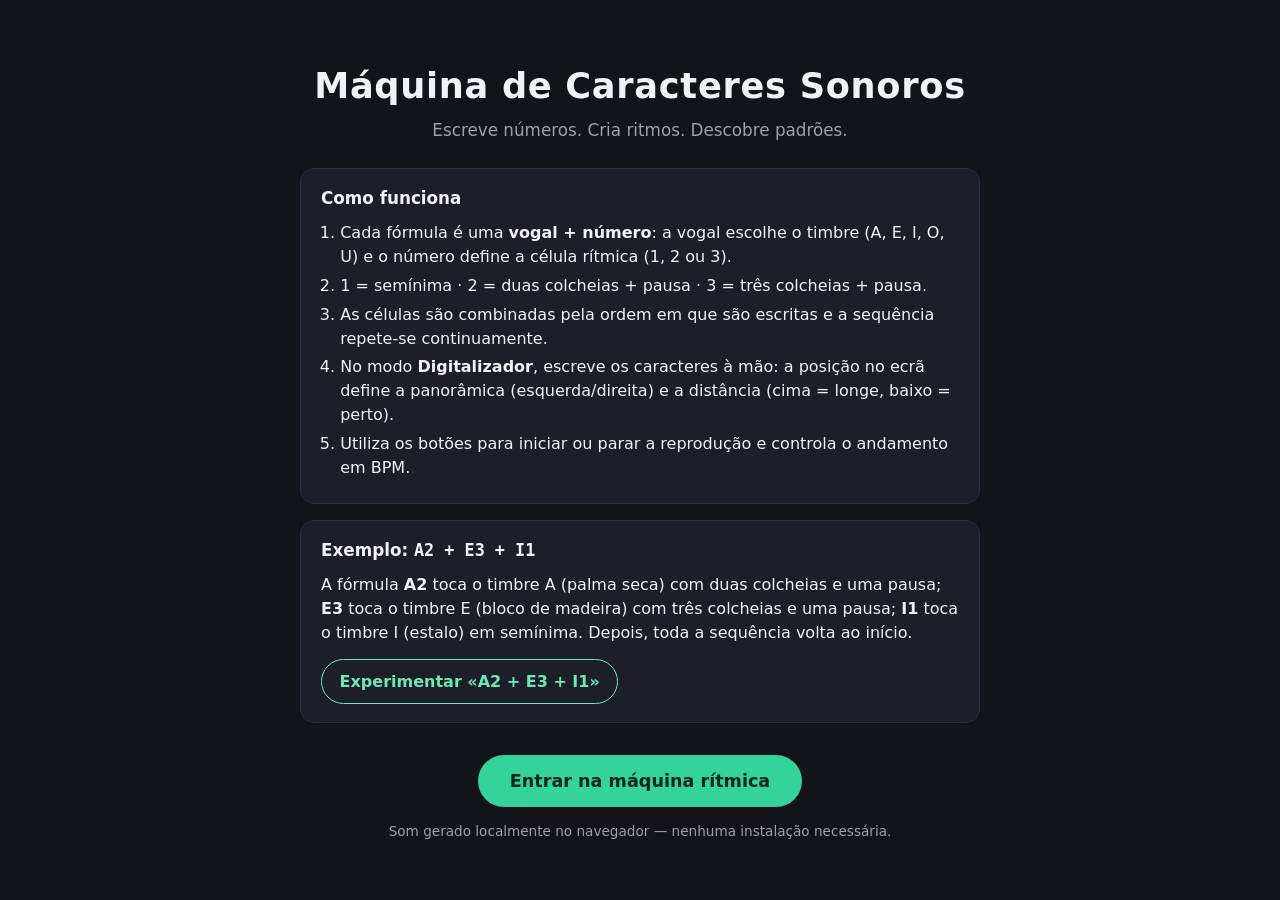
<file: index.html>
<!DOCTYPE html>
<html lang="pt-PT">
<head>
<meta charset="utf-8">
<meta name="viewport" content="width=device-width, initial-scale=1, viewport-fit=cover">
<title>Máquina de Caracteres Sonoros</title>
<meta name="description" content="Escreve números. Cria ritmos. Descobre padrões.">
<link rel="stylesheet" href="css/base.css?v=2">
<link rel="stylesheet" href="css/inicio.css?v=2">
</head>
<body>
<main class="inicio">
  <header>
    <h1>Máquina de Caracteres Sonoros</h1>
    <p class="tagline">Escreve números. Cria ritmos. Descobre padrões.</p>
  </header>

  <section class="instrucoes" aria-labelledby="como-funciona">
    <h2 id="como-funciona">Como funciona</h2>
    <ol>
      <li>Cada fórmula é uma <strong>vogal + número</strong>: a vogal escolhe o timbre (A, E, I, O, U) e o número define a célula rítmica (1, 2 ou 3).</li>
      <li>1 = semínima · 2 = duas colcheias + pausa · 3 = três colcheias + pausa.</li>
      <li>As células são combinadas pela ordem em que são escritas e a sequência repete-se continuamente.</li>
      <li>No modo <strong>Digitalizador</strong>, escreve os caracteres à mão: a posição no ecrã define a panorâmica (esquerda/direita) e a distância (cima = longe, baixo = perto).</li>
      <li>Utiliza os botões para iniciar ou parar a reprodução e controla o andamento em BPM.</li>
    </ol>
  </section>

  <section class="exemplo" aria-labelledby="exemplo-titulo">
    <h2 id="exemplo-titulo">Exemplo: <span class="mono">A2 + E3 + I1</span></h2>
    <p>
      A fórmula <strong>A2</strong> toca o timbre A (palma seca) com
      duas colcheias e uma pausa; <strong>E3</strong> toca o timbre E
      (bloco de madeira) com três colcheias e uma pausa; <strong>I1</strong>
      toca o timbre I (estalo) em semínima. Depois, toda a sequência
      volta ao início.
    </p>
    <a class="botao-exemplo" href="maquina.html?seq=A2+%2B+E3+%2B+I1">Experimentar «A2 + E3 + I1»</a>
  </section>

  <footer>
    <a class="botao-entrar" href="maquina.html">Entrar na máquina rítmica</a>
    <p class="nota">Som gerado localmente no navegador — nenhuma instalação necessária.</p>
  </footer>
</main>
</body>
</html>
</file>
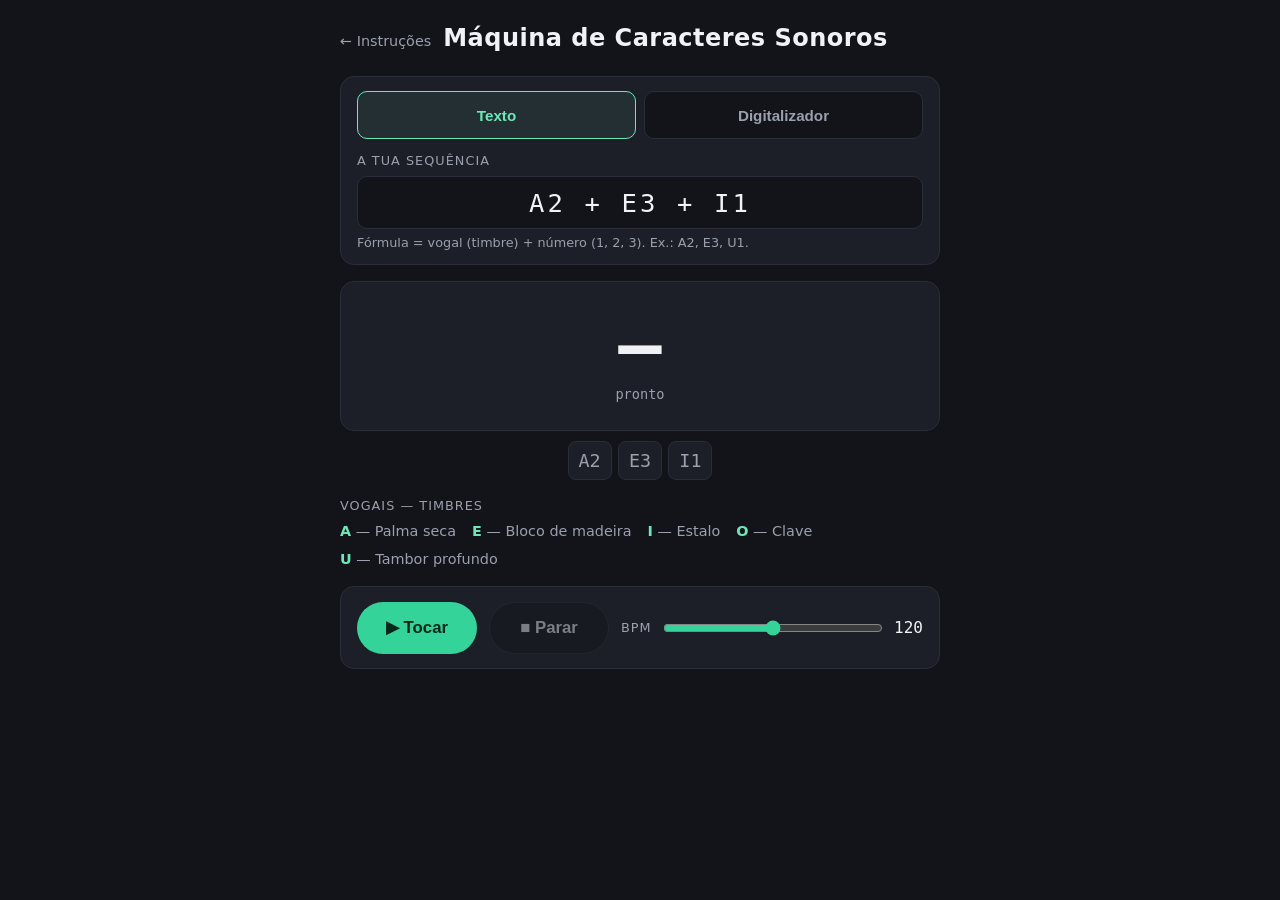
<file: maquina.html>
<!DOCTYPE html>
<html lang="pt-PT">
<head>
<meta charset="utf-8">
<meta name="viewport" content="width=device-width, initial-scale=1, viewport-fit=cover">
<title>Máquina de Caracteres Sonoros — Máquina rítmica</title>
<link rel="stylesheet" href="css/base.css?v=2">
<link rel="stylesheet" href="css/maquina.css?v=5">
</head>
<body>
<main class="maquina">
  <header>
    <a class="voltar" href="index.html">← Instruções</a>
    <h1>Máquina de Caracteres Sonoros</h1>
  </header>

  <section class="entrada" aria-label="Entrada da sequência">
    <div class="modos" role="tablist">
      <button id="modo-texto" class="botao-modo ativo" type="button">Texto</button>
      <button id="modo-digitalizador" class="botao-modo" type="button">Digitalizador</button>
    </div>

    <div id="painel-texto">
      <label for="sequencia" class="rotulo">A tua sequência</label>
      <input id="sequencia" class="campo-sequencia" type="text"
             inputmode="text" autocomplete="off" autocapitalize="characters"
             spellcheck="false" placeholder="ex.: A2 + E3 + I1"
             value="A2 + E3 + I1">
      <div class="dica">Fórmula = vogal (timbre) + número (1, 2, 3). Ex.: A2, E3, U1.</div>
    </div>

    <div id="painel-desenho" hidden>
      <div class="rotulo">Área de escrita</div>
      <canvas id="area-desenho" class="area-desenho"></canvas>
      <div class="linha-desenho">
        <p id="estado-desenho" class="estado-desenho">Desenha uma vogal e depois um número</p>
        <button id="botao-limpar-desenho" class="botao-limpar" type="button">Limpar</button>
      </div>
      <div class="dica">Esquerda/direita → panorâmica · Cima/baixo → distância (reverb)</div>
    </div>

    <p id="mensagem" class="mensagem" role="status" aria-live="polite"></p>
  </section>

  <section class="visual" aria-label="Célula em reprodução">
    <div id="palco" class="palco">
      <div class="celula-atual" id="celula-atual">—</div>
      <div class="pulso" id="pulso" aria-hidden="true"></div>
      <div class="posicao" id="posicao">pronto</div>
    </div>
    <div id="linha-celulas" class="linha-celulas" aria-hidden="true"></div>
  </section>

  <section class="timbres" aria-label="Vogais e timbres">
    <div class="rotulo">Vogais — timbres</div>
    <ul id="lista-timbres" class="lista-timbres"></ul>
  </section>

  <section class="controles" aria-label="Controlos de reprodução">
    <button id="botao-play" class="botao botao-play" type="button">▶ Tocar</button>
    <button id="botao-stop" class="botao botao-stop" type="button" disabled>■ Parar</button>
    <div class="andamento">
      <label for="bpm">BPM</label>
      <input id="bpm" type="range" min="60" max="180" value="120" step="1">
      <output id="bpm-valor" for="bpm">120</output>
    </div>
  </section>
</main>

<script type="module" src="js/main.js?v=6"></script>
</body>
</html>
</file>
<file: css/base.css>
/* Máquina de Caracteres Sonoros — base */

:root {
  --fundo: #12141a;
  --superficie: #1c1f27;
  --borda: #2a2e3a;
  --texto: #f0f2f5;
  --texto-suave: #9aa0ad;
  --destaque: #6ee7b7;
  --destaque-forte: #34d399;
  --erro: #f87171;
  --raio: 14px;
  --max-largura: 640px;
}

* { box-sizing: border-box; }

html, body {
  margin: 0;
  padding: 0;
}

body {
  background: var(--fundo);
  color: var(--texto);
  font-family: system-ui, -apple-system, "Segoe UI", Roboto, sans-serif;
  line-height: 1.5;
  min-height: 100dvh;
}

main {
  max-width: var(--max-largura);
  margin: 0 auto;
  padding: 1.25rem;
  padding-top: max(1.25rem, env(safe-area-inset-top));
  padding-bottom: max(1.25rem, env(safe-area-inset-bottom));
}

h1 {
  font-size: clamp(1.5rem, 5vw, 2.2rem);
  font-weight: 700;
  letter-spacing: 0.02em;
  margin: 0 0 0.35rem;
}

a { color: var(--destaque); }

.mono {
  font-family: ui-monospace, "SF Mono", Menlo, Consolas, monospace;
}
</file>
<file: css/inicio.css>
/* Página inicial */

.inicio header {
  text-align: center;
  margin: 2.5rem 0 1.5rem;
}

.tagline {
  color: var(--texto-suave);
  font-size: 1.05rem;
  margin: 0;
}

.instrucoes, .exemplo {
  background: var(--superficie);
  border: 1px solid var(--borda);
  border-radius: var(--raio);
  padding: 1.1rem 1.25rem;
  margin: 0 0 1rem;
}

.instrucoes h2, .exemplo h2 {
  font-size: 1.05rem;
  margin: 0 0 0.6rem;
}

.instrucoes ol {
  margin: 0;
  padding-left: 1.2rem;
}

.instrucoes li { margin: 0.3rem 0; }

.exemplo p { margin: 0 0 0.9rem; }

.botao-exemplo {
  display: inline-block;
  padding: 0.55rem 1.1rem;
  border: 1px solid var(--destaque);
  border-radius: 999px;
  text-decoration: none;
  font-weight: 600;
  min-height: 44px;
  line-height: 1.6;
}

.inicio footer {
  text-align: center;
  margin-top: 2rem;
}

.botao-entrar {
  display: inline-block;
  background: var(--destaque-forte);
  color: #06281c;
  font-weight: 700;
  font-size: 1.1rem;
  padding: 0.85rem 2rem;
  border-radius: 999px;
  text-decoration: none;
  min-height: 52px;
  line-height: 1.4;
}

.nota {
  color: var(--texto-suave);
  font-size: 0.85rem;
  margin: 0.9rem 0 0;
}

@media (min-width: 700px) {
  .inicio { max-width: 720px; }
}
</file>
<file: css/maquina.css>
/* Máquina rítmica */

.maquina header {
  display: flex;
  align-items: baseline;
  gap: 0.75rem;
  flex-wrap: wrap;
  margin-bottom: 1.25rem;
}

.maquina h1 {
  font-size: clamp(1.1rem, 4vw, 1.5rem);
  margin: 0;
}

.voltar {
  font-size: 0.9rem;
  text-decoration: none;
  color: var(--texto-suave);
}

/* Entrada */

.entrada {
  background: var(--superficie);
  border: 1px solid var(--borda);
  border-radius: var(--raio);
  padding: 0.9rem 1rem 0.75rem;
  margin-bottom: 1rem;
}

.rotulo {
  display: block;
  font-size: 0.8rem;
  color: var(--texto-suave);
  text-transform: uppercase;
  letter-spacing: 0.08em;
  margin-bottom: 0.35rem;
}

.campo-sequencia {
  width: 100%;
  font-size: 1.6rem;
  font-family: ui-monospace, "SF Mono", Menlo, Consolas, monospace;
  letter-spacing: 0.12em;
  text-align: center;
  color: var(--texto);
  background: var(--fundo);
  border: 1px solid var(--borda);
  border-radius: 10px;
  padding: 0.65rem 0.5rem;
  min-height: 52px;
}

.campo-sequencia:focus {
  outline: 2px solid var(--destaque);
  outline-offset: 1px;
}

.mensagem {
  color: var(--erro);
  font-size: 0.9rem;
  min-height: 1.3em;
  margin: 0.35rem 0 0;
}

.mensagem:empty { display: none; }

.dica {
  color: var(--texto-suave);
  font-size: 0.8rem;
  margin: 0.25rem 0 0;
}

/* Modos de entrada */

.modos {
  display: flex;
  gap: 0.5rem;
  margin-bottom: 0.75rem;
}

.botao-modo {
  flex: 1;
  background: var(--fundo);
  color: var(--texto-suave);
  border: 1px solid var(--borda);
  border-radius: 10px;
  font-size: 0.95rem;
  font-weight: 600;
  padding: 0.55rem 0.5rem;
  min-height: 48px;
  cursor: pointer;
}

.botao-modo.ativo {
  border-color: var(--destaque);
  color: var(--destaque);
  background: rgba(110, 231, 183, 0.08);
}

/* Digitalizador */

.area-desenho {
  width: 100%;
  height: 240px;
  background: var(--fundo);
  border: 1px dashed var(--borda);
  border-radius: 10px;
  touch-action: none;
  display: block;
}

.linha-desenho {
  display: flex;
  align-items: center;
  justify-content: space-between;
  gap: 0.75rem;
  margin-top: 0.5rem;
}

.estado-desenho {
  color: var(--destaque);
  font-size: 0.9rem;
  margin: 0;
  min-height: 1.4em;
}

.botao-limpar {
  background: var(--superficie);
  color: var(--texto-suave);
  border: 1px solid var(--borda);
  border-radius: 999px;
  font-size: 0.9rem;
  padding: 0.45rem 1rem;
  min-height: 44px;
  cursor: pointer;
}

/* Lista de timbres */

.lista-timbres {
  list-style: none;
  margin: 0;
  padding: 0;
  display: flex;
  flex-wrap: wrap;
  gap: 0.4rem 1rem;
  color: var(--texto-suave);
  font-size: 0.9rem;
}

.lista-timbres strong {
  color: var(--destaque);
}

.celula-chip.com-posicao {
  border-style: dashed;
}

/* Timbres */

.timbres {
  margin-bottom: 1rem;
}

.seletor-timbres {
  display: flex;
  flex-wrap: wrap;
  gap: 0.5rem;
}

.botao-timbre {
  background: var(--superficie);
  color: var(--texto-suave);
  border: 1px solid var(--borda);
  border-radius: 999px;
  font-size: 0.95rem;
  font-weight: 600;
  padding: 0.55rem 1.1rem;
  min-height: 48px;
  cursor: pointer;
}

.botao-timbre.ativo {
  border-color: var(--destaque);
  color: var(--destaque);
  background: rgba(110, 231, 183, 0.08);
}

/* Visual */

.visual { margin-bottom: 1rem; }

.palco {
  background: var(--superficie);
  border: 1px solid var(--borda);
  border-radius: var(--raio);
  height: 150px;
  display: flex;
  flex-direction: column;
  align-items: center;
  justify-content: center;
  gap: 0.3rem;
  position: relative;
  overflow: hidden;
}

.celula-atual {
  font-size: 4.5rem;
  font-weight: 800;
  line-height: 1;
  font-family: ui-monospace, "SF Mono", Menlo, Consolas, monospace;
  transition: transform 60ms ease-out;
}

.pulso {
  position: absolute;
  inset: 0;
  background: radial-gradient(circle at 50% 55%, rgba(110, 231, 183, 0.25), transparent 65%);
  opacity: 0;
  pointer-events: none;
}

.pulso.ativo { animation: pulso 120ms ease-out; }

@keyframes pulso {
  from { opacity: 1; }
  to { opacity: 0; }
}

.posicao {
  color: var(--texto-suave);
  font-size: 0.85rem;
  font-family: ui-monospace, "SF Mono", Menlo, Consolas, monospace;
}

.linha-celulas {
  display: flex;
  flex-wrap: wrap;
  gap: 0.4rem;
  justify-content: center;
  margin-top: 0.6rem;
}

.celula-chip {
  min-width: 44px;
  padding: 0.3rem 0.5rem;
  text-align: center;
  font-size: 1.15rem;
  font-family: ui-monospace, "SF Mono", Menlo, Consolas, monospace;
  border: 1px solid var(--borda);
  border-radius: 8px;
  color: var(--texto-suave);
  background: var(--superficie);
}

.celula-chip.ativa {
  border-color: var(--destaque);
  color: var(--destaque);
  background: rgba(110, 231, 183, 0.08);
}

/* Controlos */

.controles {
  background: var(--superficie);
  border: 1px solid var(--borda);
  border-radius: var(--raio);
  padding: 0.9rem 1rem;
  display: flex;
  flex-wrap: wrap;
  align-items: center;
  gap: 0.75rem;
}

.botao {
  border: none;
  border-radius: 999px;
  font-size: 1.05rem;
  font-weight: 700;
  padding: 0.7rem 1.5rem;
  min-height: 52px;
  min-width: 120px;
  cursor: pointer;
}

.botao:disabled { opacity: 0.45; cursor: default; }

.botao-play {
  background: var(--destaque-forte);
  color: #06281c;
}

.botao-stop {
  background: var(--fundo);
  color: var(--texto);
  border: 1px solid var(--borda);
}

.andamento {
  display: flex;
  align-items: center;
  gap: 0.6rem;
  flex: 1 1 200px;
  min-height: 44px;
}

.andamento label {
  font-size: 0.8rem;
  color: var(--texto-suave);
  text-transform: uppercase;
  letter-spacing: 0.08em;
}

.andamento input[type="range"] {
  flex: 1;
  min-width: 100px;
  accent-color: var(--destaque-forte);
  min-height: 44px;
}

.andamento output {
  font-family: ui-monospace, "SF Mono", Menlo, Consolas, monospace;
  min-width: 3ch;
  text-align: right;
}
</file>
